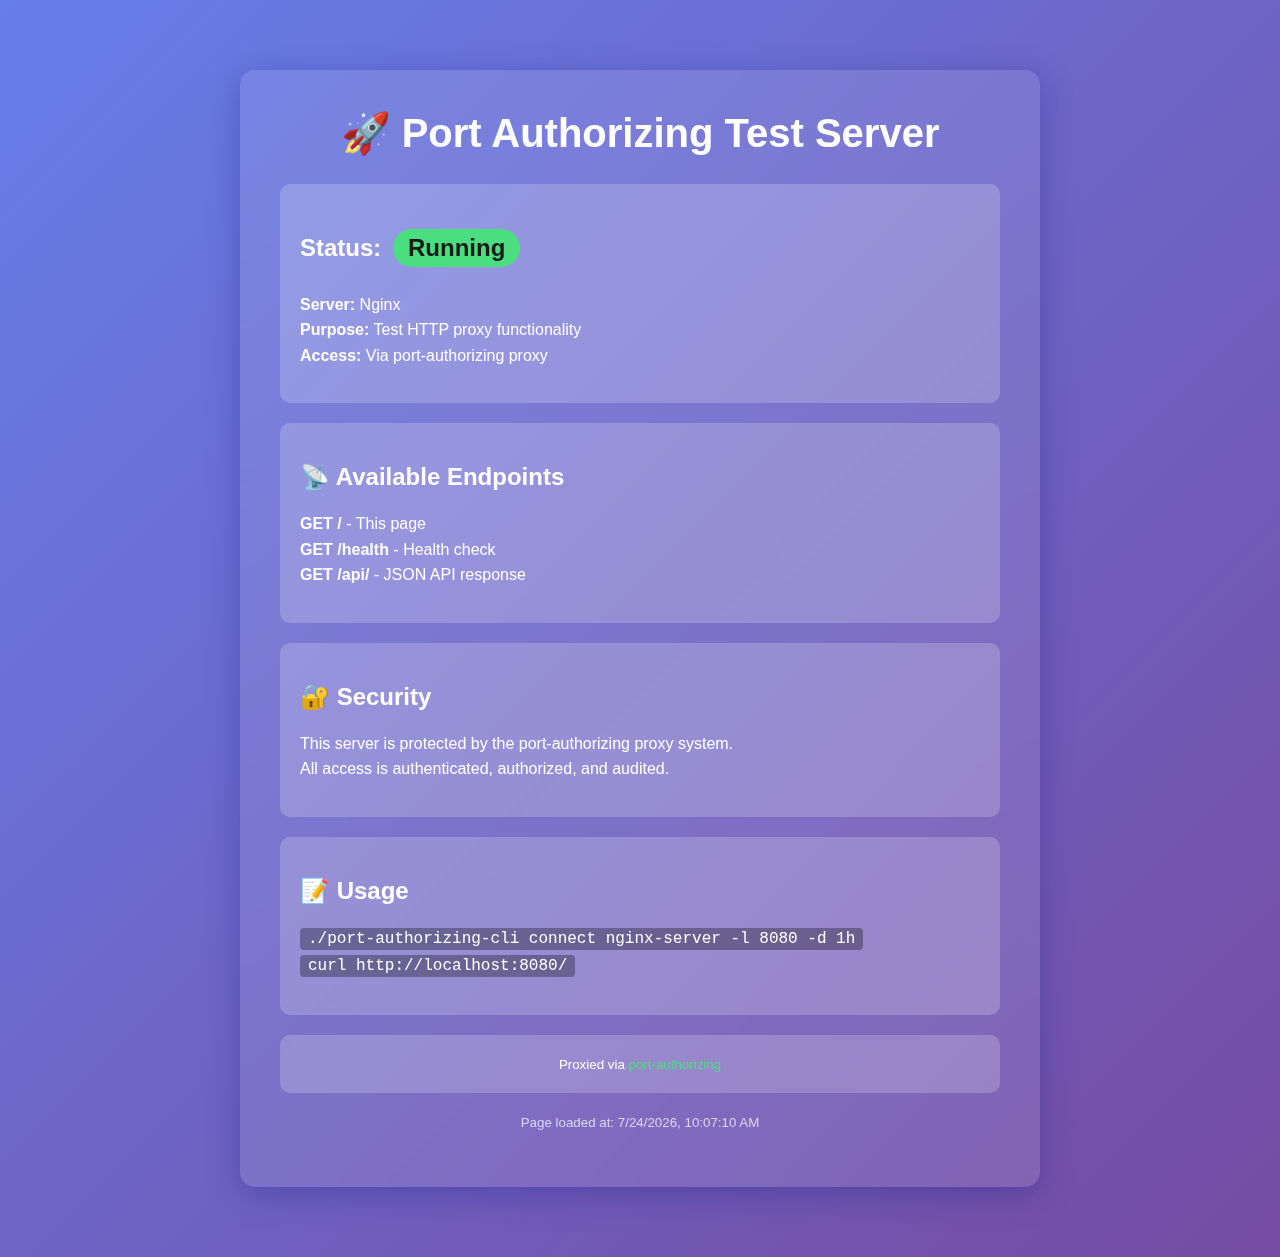
<file: docker/html/index.html>
<!DOCTYPE html>
<html lang="en">
<head>
    <meta charset="UTF-8">
    <meta name="viewport" content="width=device-width, initial-scale=1.0">
    <title>Port Authorizing Test Server</title>
    <style>
        body {
            font-family: 'Segoe UI', Tahoma, Geneva, Verdana, sans-serif;
            max-width: 800px;
            margin: 50px auto;
            padding: 20px;
            background: linear-gradient(135deg, #667eea 0%, #764ba2 100%);
            color: white;
        }
        .container {
            background: rgba(255, 255, 255, 0.1);
            backdrop-filter: blur(10px);
            border-radius: 15px;
            padding: 40px;
            box-shadow: 0 8px 32px 0 rgba(31, 38, 135, 0.37);
        }
        h1 {
            margin-top: 0;
            font-size: 2.5em;
            text-align: center;
        }
        .status {
            background: rgba(255, 255, 255, 0.2);
            padding: 20px;
            border-radius: 10px;
            margin: 20px 0;
        }
        .badge {
            display: inline-block;
            background: #4ade80;
            color: #1a1a1a;
            padding: 5px 15px;
            border-radius: 20px;
            font-weight: bold;
            margin: 5px;
        }
        code {
            background: rgba(0, 0, 0, 0.3);
            padding: 2px 8px;
            border-radius: 4px;
            font-family: 'Courier New', monospace;
        }
        .info {
            margin: 15px 0;
            line-height: 1.6;
        }
        a {
            color: #4ade80;
            text-decoration: none;
        }
        a:hover {
            text-decoration: underline;
        }
    </style>
</head>
<body>
    <div class="container">
        <h1>🚀 Port Authorizing Test Server</h1>

        <div class="status">
            <h2>Status: <span class="badge">Running</span></h2>
            <div class="info">
                <strong>Server:</strong> Nginx<br>
                <strong>Purpose:</strong> Test HTTP proxy functionality<br>
                <strong>Access:</strong> Via port-authorizing proxy
            </div>
        </div>

        <div class="status">
            <h2>📡 Available Endpoints</h2>
            <div class="info">
                <strong>GET /</strong> - This page<br>
                <strong>GET /health</strong> - Health check<br>
                <strong>GET /api/</strong> - JSON API response<br>
            </div>
        </div>

        <div class="status">
            <h2>🔐 Security</h2>
            <div class="info">
                This server is protected by the port-authorizing proxy system.<br>
                All access is authenticated, authorized, and audited.
            </div>
        </div>

        <div class="status">
            <h2>📝 Usage</h2>
            <div class="info">
                <code>./port-authorizing-cli connect nginx-server -l 8080 -d 1h</code><br>
                <code>curl http://localhost:8080/</code>
            </div>
        </div>

        <div class="status">
            <p style="text-align: center; margin: 0;">
                <small>Proxied via <a href="https://github.com/davidcohan/port-authorizing">port-authorizing</a></small>
            </p>
        </div>
    </div>

    <script>
        // Add current timestamp
        document.addEventListener('DOMContentLoaded', function() {
            const timestamp = new Date().toLocaleString();
            document.querySelector('.container').insertAdjacentHTML('beforeend',
                `<p style="text-align: center; margin-top: 20px; opacity: 0.7;">
                    <small>Page loaded at: ${timestamp}</small>
                </p>`
            );
        });
    </script>
</body>
</html>
</file>
